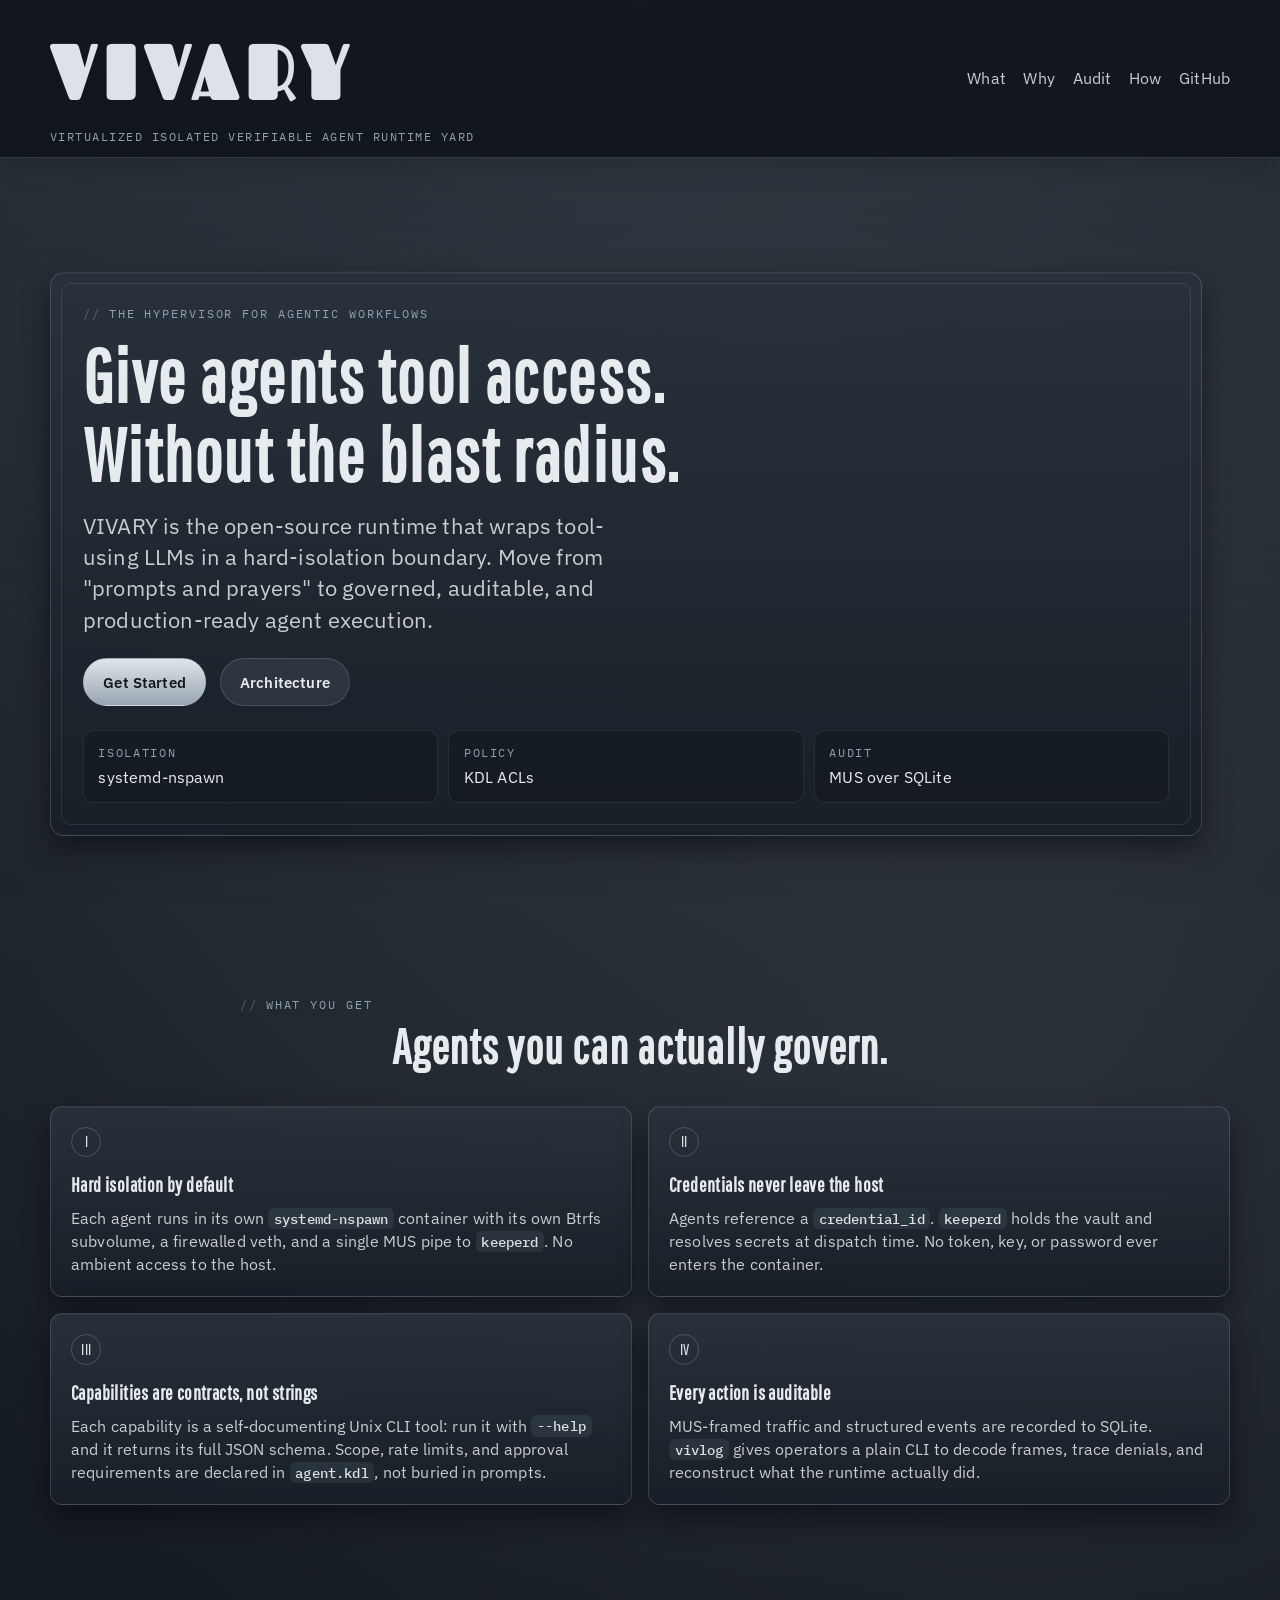
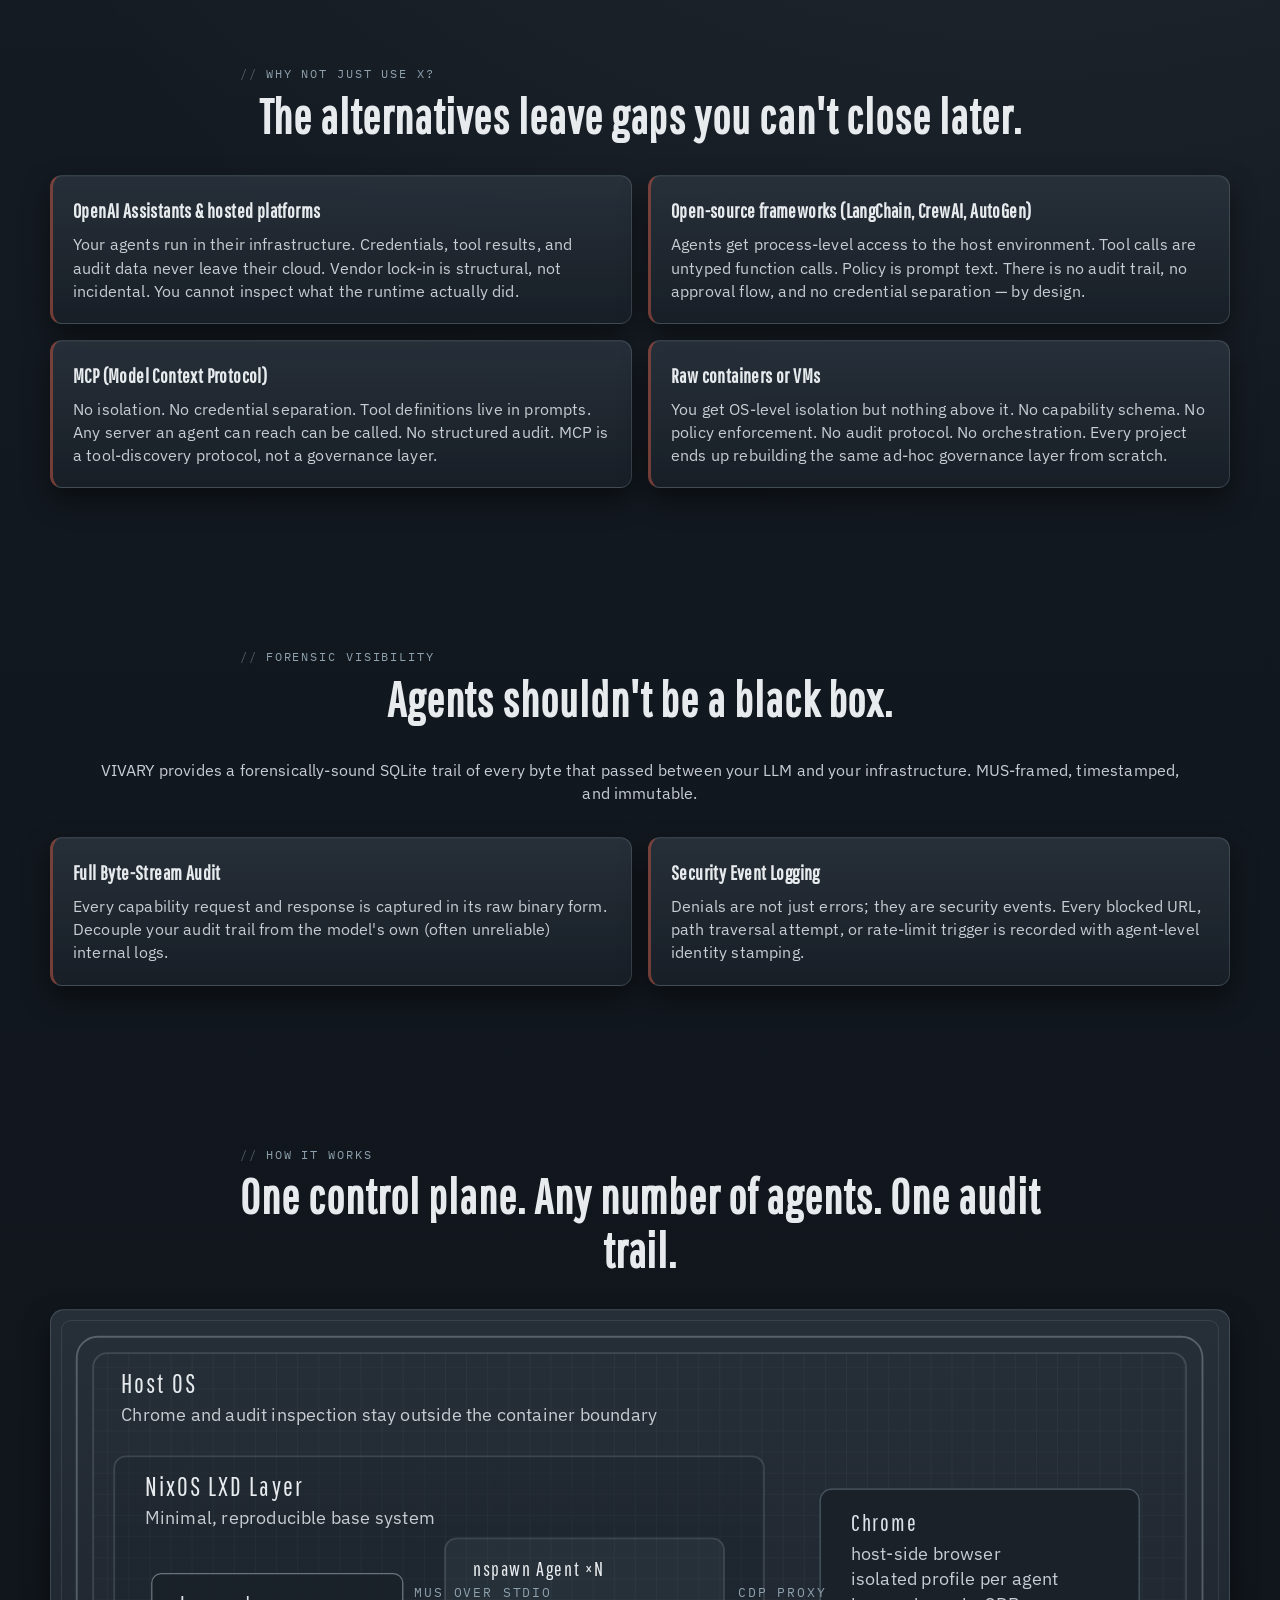
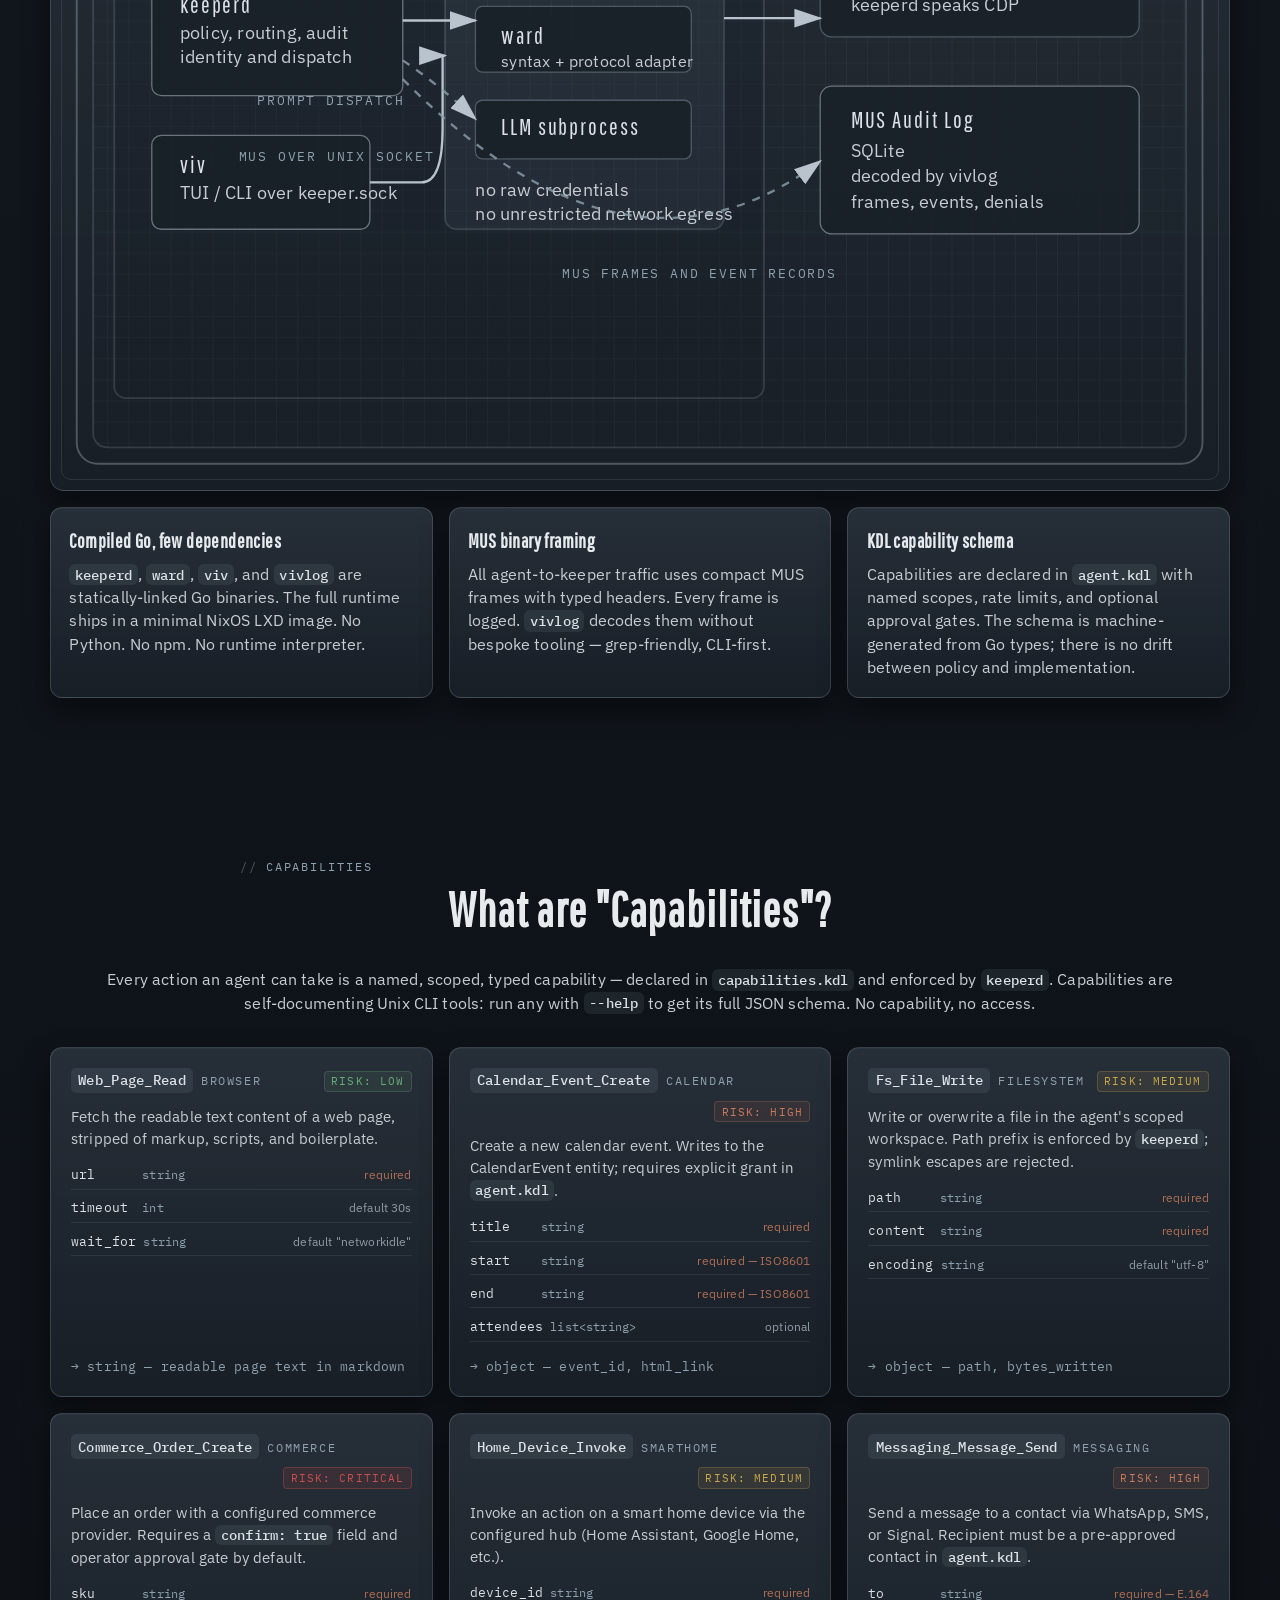
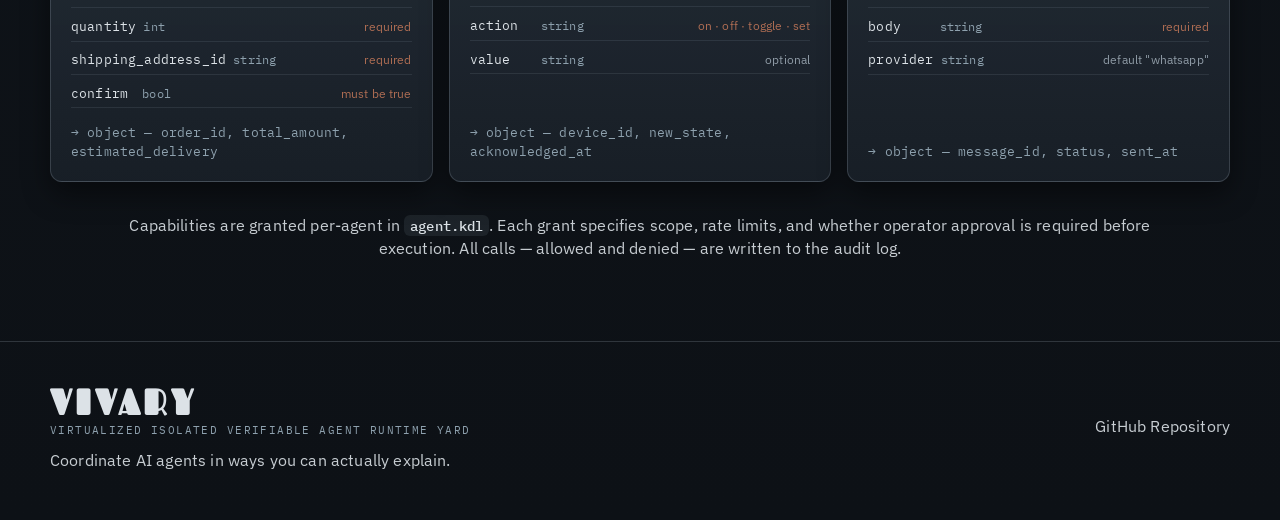
<file: index.html>
<!DOCTYPE html>
<html lang="en">
<head>
    <meta charset="UTF-8">
    <meta name="viewport" content="width=device-width, initial-scale=1.0">
    <title>VIVARY - Coordinate AI agents in ways you can actually explain.</title>
    <link rel="stylesheet" href="style.css">
    <link rel="preconnect" href="https://fonts.googleapis.com">
    <link rel="preconnect" href="https://fonts.gstatic.com" crossorigin>
    <link href="https://fonts.googleapis.com/css2?family=Fascinate&family=Pathway+Gothic+One&family=IBM+Plex+Sans:wght@400;500;600&family=IBM+Plex+Mono:wght@400;500&display=swap" rel="stylesheet">
</head>
<body>
    <div class="page-shell">
        <header class="site-header">
            <nav class="container nav-bar">
                <div class="masthead-mark">
                    <span class="mark-name">VIVARY</span>
                    <span class="mark-acronym">Virtualized Isolated Verifiable Agent Runtime Yard</span>
                </div>
                <ul class="nav-links">
                    <li><a href="#what">What</a></li>
                    <li><a href="#why">Why</a></li>
                    <li><a href="#compliance">Audit</a></li>
                    <li><a href="#how">How</a></li>
                    <li><a href="https://github.com/AgenticWrestling/vivary">GitHub</a></li>
                </ul>
            </nav>
        </header>

        <main>
            <section class="hero">
                <div class="container">
                    <div class="hero-copy">
                        <p class="eyebrow">The Hypervisor for Agentic Workflows</p>
                        <h1>Give agents tool access. Without the blast radius.</h1>
                        <p class="hero-lead">VIVARY is the open-source runtime that wraps tool-using LLMs in a hard-isolation boundary. Move from "prompts and prayers" to governed, auditable, and production-ready agent execution.</p>
                        <div class="hero-actions">
                            <a href="https://github.com/AgenticWrestling/vivary" class="btn btn-primary">Get Started</a>
                            <a href="#how" class="btn btn-secondary">Architecture</a>
                        </div>
                        <dl class="hero-facts">
                            <div>
                                <dt>Isolation</dt>
                                <dd>systemd-nspawn</dd>
                            </div>
                            <div>
                                <dt>Policy</dt>
                                <dd>KDL ACLs</dd>
                            </div>
                            <div>
                                <dt>Audit</dt>
                                <dd>MUS over SQLite</dd>
                            </div>
                        </dl>
                    </div>
                </div>
            </section>

            <section id="what" class="principles">
                <div class="container">
                    <div class="section-heading">
                        <p class="section-kicker">What you get</p>
                        <h2>Agents you can actually govern.</h2>
                    </div>
                    <div class="principles-grid">
                        <article class="principle-card">
                            <span class="card-index">I</span>
                            <h3>Hard isolation by default</h3>
                            <p>Each agent runs in its own <code>systemd-nspawn</code> container with its own Btrfs subvolume, a firewalled veth, and a single MUS pipe to <code>keeperd</code>. No ambient access to the host.</p>
                        </article>
                        <article class="principle-card">
                            <span class="card-index">II</span>
                            <h3>Credentials never leave the host</h3>
                            <p>Agents reference a <code>credential_id</code>. <code>keeperd</code> holds the vault and resolves secrets at dispatch time. No token, key, or password ever enters the container.</p>
                        </article>
                        <article class="principle-card">
                            <span class="card-index">III</span>
                            <h3>Capabilities are contracts, not strings</h3>
                            <p>Each capability is a self-documenting Unix CLI tool: run it with <code>--help</code> and it returns its full JSON schema. Scope, rate limits, and approval requirements are declared in <code>agent.kdl</code>, not buried in prompts.</p>
                        </article>
                        <article class="principle-card">
                            <span class="card-index">IV</span>
                            <h3>Every action is auditable</h3>
                            <p>MUS-framed traffic and structured events are recorded to SQLite. <code>vivlog</code> gives operators a plain CLI to decode frames, trace denials, and reconstruct what the runtime actually did.</p>
                        </article>
                    </div>
                </div>
            </section>

            <section id="why" class="why-section">
                <div class="container">
                    <div class="section-heading">
                        <p class="section-kicker">Why not just use X?</p>
                        <h2>The alternatives leave gaps you can't close later.</h2>
                    </div>
                    <div class="why-grid">
                        <article class="why-card">
                            <h3>OpenAI Assistants &amp; hosted platforms</h3>
                            <p>Your agents run in their infrastructure. Credentials, tool results, and audit data never leave their cloud. Vendor lock-in is structural, not incidental. You cannot inspect what the runtime actually did.</p>
                        </article>
                        <article class="why-card">
                            <h3>Open-source frameworks (LangChain, CrewAI, AutoGen)</h3>
                            <p>Agents get process-level access to the host environment. Tool calls are untyped function calls. Policy is prompt text. There is no audit trail, no approval flow, and no credential separation — by design.</p>
                        </article>
                        <article class="why-card">
                            <h3>MCP (Model Context Protocol)</h3>
                            <p>No isolation. No credential separation. Tool definitions live in prompts. Any server an agent can reach can be called. No structured audit. MCP is a tool-discovery protocol, not a governance layer.</p>
                        </article>
                        <article class="why-card">
                            <h3>Raw containers or VMs</h3>
                            <p>You get OS-level isolation but nothing above it. No capability schema. No policy enforcement. No audit protocol. No orchestration. Every project ends up rebuilding the same ad-hoc governance layer from scratch.</p>
                        </article>
                    </div>
                </div>
            </section>

            <section id="compliance" class="why-section">
                <div class="container">
                    <div class="section-heading">
                        <p class="section-kicker">Forensic Visibility</p>
                        <h2>Agents shouldn't be a black box.</h2>
                    </div>
                    <p class="cap-intro">VIVARY provides a forensically-sound SQLite trail of every byte that passed between your LLM and your infrastructure. MUS-framed, timestamped, and immutable.</p>
                    <div class="why-grid">
                        <article class="why-card">
                            <h3>Full Byte-Stream Audit</h3>
                            <p>Every capability request and response is captured in its raw binary form. Decouple your audit trail from the model's own (often unreliable) internal logs.</p>
                        </article>
                        <article class="why-card">
                            <h3>Security Event Logging</h3>
                            <p>Denials are not just errors; they are security events. Every blocked URL, path traversal attempt, or rate-limit trigger is recorded with agent-level identity stamping.</p>
                        </article>
                    </div>
                </div>
            </section>

            <section id="how" class="apparatus">
                <div class="container">
                    <div class="section-heading">
                        <p class="section-kicker">How it works</p>
                        <h2>One control plane. Any number of agents. One audit trail.</h2>
                    </div>

                    <div class="diagram-shell">
                        <svg viewBox="0 0 980 640" xmlns="http://www.w3.org/2000/svg" class="apparatus-diagram" aria-labelledby="arch-title arch-desc" role="img">
                            <title id="arch-title">VIVARY architecture diagram</title>
                            <desc id="arch-desc">A host OS containing a NixOS LXD layer with keeperd and multiple nspawn agent containers, plus host-side Chrome and MUS audit logs decoded by vivlog.</desc>

                            <defs>
                                <marker id="signal-head" markerWidth="12" markerHeight="8" refX="11" refY="4" orient="auto">
                                    <polygon points="0 0, 12 4, 0 8" fill="#b8c3cd" />
                                </marker>
                                <pattern id="paper-grid" width="18" height="18" patternUnits="userSpaceOnUse">
                                    <path d="M 18 0 L 0 0 0 18" fill="none" stroke="rgba(184,195,205,0.08)" stroke-width="1"/>
                                </pattern>
                            </defs>

                            <rect x="10" y="10" width="960" height="620" rx="18" class="diagram-boundary outer-shell"/>
                            <rect x="24" y="24" width="932" height="592" rx="12" class="diagram-boundary inner-shell"/>
                            <rect x="24" y="24" width="932" height="592" rx="12" fill="url(#paper-grid)"/>

                            <text x="48" y="58" class="diagram-title">Host OS</text>
                            <text x="48" y="82" class="diagram-caption">Chrome and audit inspection stay outside the container boundary</text>

                            <rect x="42" y="112" width="554" height="462" rx="10" class="diagram-boundary container-zone"/>
                            <text x="68" y="146" class="diagram-title">NixOS LXD Layer</text>
                            <text x="68" y="170" class="diagram-caption">Minimal, reproducible base system</text>

                            <rect x="74" y="212" width="214" height="104" rx="8" class="diagram-box keeper-box"/>
                            <text x="98" y="246" class="diagram-box-title">keeperd</text>
                            <text x="98" y="268" class="diagram-box-text">policy, routing, audit</text>
                            <text x="98" y="288" class="diagram-box-text">identity and dispatch</text>

                            <rect x="74" y="350" width="186" height="80" rx="8" class="diagram-box ctl-box"/>
                            <text x="98" y="382" class="diagram-box-title">viv</text>
                            <text x="98" y="404" class="diagram-box-text">TUI / CLI over keeper.sock</text>

                            <rect x="324" y="182" width="238" height="248" rx="10" class="diagram-boundary ward-zone"/>
                            <text x="348" y="214" class="diagram-title small">nspawn Agent ×N</text>

                            <rect x="350" y="240" width="184" height="56" rx="6" class="diagram-box ward-box"/>
                            <text x="372" y="272" class="diagram-box-title">ward</text>
                            <text x="372" y="292" class="diagram-box-text tight">syntax + protocol adapter</text>

                            <rect x="350" y="320" width="184" height="50" rx="6" class="diagram-box llm-box"/>
                            <text x="372" y="350" class="diagram-box-title">LLM subprocess</text>

                            <text x="350" y="402" class="diagram-caption">no raw credentials</text>
                            <text x="350" y="422" class="diagram-caption">no unrestricted network egress</text>

                            <rect x="644" y="140" width="272" height="126" rx="10" class="diagram-box chrome-box"/>
                            <text x="670" y="176" class="diagram-box-title">Chrome</text>
                            <text x="670" y="200" class="diagram-box-text">host-side browser</text>
                            <text x="670" y="222" class="diagram-box-text">isolated profile per agent</text>
                            <text x="670" y="244" class="diagram-box-text">keeperd speaks CDP</text>

                            <rect x="644" y="308" width="272" height="126" rx="10" class="diagram-box audit-box"/>
                            <text x="670" y="344" class="diagram-box-title">MUS Audit Log</text>
                            <text x="670" y="368" class="diagram-box-text">SQLite</text>
                            <text x="670" y="390" class="diagram-box-text">decoded by vivlog</text>
                            <text x="670" y="412" class="diagram-box-text">frames, events, denials</text>

                            <path d="M260 390 H304 Q322 390 322 344 V282 H324" class="signal-line" marker-end="url(#signal-head)"/>
                            <text x="148" y="372" class="signal-label">MUS over Unix socket</text>

                            <path d="M288 252 H350" class="signal-line" marker-end="url(#signal-head)"/>
                            <text x="298" y="232" class="signal-label">MUS over stdio</text>

                            <path d="M562 250 H644" class="signal-line" marker-end="url(#signal-head)"/>
                            <text x="574" y="232" class="signal-label">CDP proxy</text>

                            <path d="M288 286 Q318 306 350 336" class="signal-line soft" marker-end="url(#signal-head)"/>
                            <text x="164" y="324" class="signal-label">prompt dispatch</text>

                            <path d="M288 302 Q480 496 644 372" class="signal-line soft" marker-end="url(#signal-head)"/>
                            <text x="424" y="472" class="signal-label">MUS frames and event records</text>
                        </svg>
                    </div>

                    <div class="apparatus-notes">
                        <article>
                            <h3>Compiled Go, few dependencies</h3>
                            <p><code>keeperd</code>, <code>ward</code>, <code>viv</code>, and <code>vivlog</code> are statically-linked Go binaries. The full runtime ships in a minimal NixOS LXD image. No Python. No npm. No runtime interpreter.</p>
                        </article>
                        <article>
                            <h3>MUS binary framing</h3>
                            <p>All agent-to-keeper traffic uses compact MUS frames with typed headers. Every frame is logged. <code>vivlog</code> decodes them without bespoke tooling — grep-friendly, CLI-first.</p>
                        </article>
                        <article>
                            <h3>KDL capability schema</h3>
                            <p>Capabilities are declared in <code>agent.kdl</code> with named scopes, rate limits, and optional approval gates. The schema is machine-generated from Go types; there is no drift between policy and implementation.</p>
                        </article>
                    </div>
                </div>
            </section>
        </main>

            <section id="capabilities" class="capabilities-section">
                <div class="container">
                    <div class="section-heading">
                        <p class="section-kicker">Capabilities</p>
                        <h2>What are "Capabilities"?</h2>
                    </div>
                    <p class="cap-intro">Every action an agent can take is a named, scoped, typed capability — declared in <code>capabilities.kdl</code> and enforced by <code>keeperd</code>. Capabilities are self-documenting Unix CLI tools: run any with <code>--help</code> to get its full JSON schema. No capability, no access.</p>
                    <div class="cap-grid">

                        <article class="cap-card">
                            <div class="cap-head">
                                <code class="cap-name">Web_Page_Read</code>
                                <span class="cap-category">Browser</span>
                                <span class="cap-risk cap-risk--low">risk: low</span>
                            </div>
                            <p class="cap-desc">Fetch the readable text content of a web page, stripped of markup, scripts, and boilerplate.</p>
                            <ul class="cap-fields">
                                <li><span class="field-name">url</span><span class="field-type">string</span><span class="field-req">required</span></li>
                                <li><span class="field-name">timeout</span><span class="field-type">int</span><span class="field-opt">default 30s</span></li>
                                <li><span class="field-name">wait_for</span><span class="field-type">string</span><span class="field-opt">default "networkidle"</span></li>
                            </ul>
                            <div class="cap-returns">→ string — readable page text in markdown</div>
                        </article>

                        <article class="cap-card">
                            <div class="cap-head">
                                <code class="cap-name">Calendar_Event_Create</code>
                                <span class="cap-category">Calendar</span>
                                <span class="cap-risk cap-risk--high">risk: high</span>
                            </div>
                            <p class="cap-desc">Create a new calendar event. Writes to the CalendarEvent entity; requires explicit grant in <code>agent.kdl</code>.</p>
                            <ul class="cap-fields">
                                <li><span class="field-name">title</span><span class="field-type">string</span><span class="field-req">required</span></li>
                                <li><span class="field-name">start</span><span class="field-type">string</span><span class="field-req">required — ISO8601</span></li>
                                <li><span class="field-name">end</span><span class="field-type">string</span><span class="field-req">required — ISO8601</span></li>
                                <li><span class="field-name">attendees</span><span class="field-type">list&lt;string&gt;</span><span class="field-opt">optional</span></li>
                            </ul>
                            <div class="cap-returns">→ object — event_id, html_link</div>
                        </article>

                        <article class="cap-card">
                            <div class="cap-head">
                                <code class="cap-name">Fs_File_Write</code>
                                <span class="cap-category">Filesystem</span>
                                <span class="cap-risk cap-risk--medium">risk: medium</span>
                            </div>
                            <p class="cap-desc">Write or overwrite a file in the agent's scoped workspace. Path prefix is enforced by <code>keeperd</code>; symlink escapes are rejected.</p>
                            <ul class="cap-fields">
                                <li><span class="field-name">path</span><span class="field-type">string</span><span class="field-req">required</span></li>
                                <li><span class="field-name">content</span><span class="field-type">string</span><span class="field-req">required</span></li>
                                <li><span class="field-name">encoding</span><span class="field-type">string</span><span class="field-opt">default "utf-8"</span></li>
                            </ul>
                            <div class="cap-returns">→ object — path, bytes_written</div>
                        </article>

                        <article class="cap-card">
                            <div class="cap-head">
                                <code class="cap-name">Commerce_Order_Create</code>
                                <span class="cap-category">Commerce</span>
                                <span class="cap-risk cap-risk--critical">risk: critical</span>
                            </div>
                            <p class="cap-desc">Place an order with a configured commerce provider. Requires a <code>confirm: true</code> field and operator approval gate by default.</p>
                            <ul class="cap-fields">
                                <li><span class="field-name">sku</span><span class="field-type">string</span><span class="field-req">required</span></li>
                                <li><span class="field-name">quantity</span><span class="field-type">int</span><span class="field-req">required</span></li>
                                <li><span class="field-name">shipping_address_id</span><span class="field-type">string</span><span class="field-req">required</span></li>
                                <li><span class="field-name">confirm</span><span class="field-type">bool</span><span class="field-req">must be true</span></li>
                            </ul>
                            <div class="cap-returns">→ object — order_id, total_amount, estimated_delivery</div>
                        </article>

                        <article class="cap-card">
                            <div class="cap-head">
                                <code class="cap-name">Home_Device_Invoke</code>
                                <span class="cap-category">SmartHome</span>
                                <span class="cap-risk cap-risk--medium">risk: medium</span>
                            </div>
                            <p class="cap-desc">Invoke an action on a smart home device via the configured hub (Home Assistant, Google Home, etc.).</p>
                            <ul class="cap-fields">
                                <li><span class="field-name">device_id</span><span class="field-type">string</span><span class="field-req">required</span></li>
                                <li><span class="field-name">action</span><span class="field-type">string</span><span class="field-req">on · off · toggle · set</span></li>
                                <li><span class="field-name">value</span><span class="field-type">string</span><span class="field-opt">optional</span></li>
                            </ul>
                            <div class="cap-returns">→ object — device_id, new_state, acknowledged_at</div>
                        </article>

                        <article class="cap-card">
                            <div class="cap-head">
                                <code class="cap-name">Messaging_Message_Send</code>
                                <span class="cap-category">Messaging</span>
                                <span class="cap-risk cap-risk--high">risk: high</span>
                            </div>
                            <p class="cap-desc">Send a message to a contact via WhatsApp, SMS, or Signal. Recipient must be a pre-approved contact in <code>agent.kdl</code>.</p>
                            <ul class="cap-fields">
                                <li><span class="field-name">to</span><span class="field-type">string</span><span class="field-req">required — E.164</span></li>
                                <li><span class="field-name">body</span><span class="field-type">string</span><span class="field-req">required</span></li>
                                <li><span class="field-name">provider</span><span class="field-type">string</span><span class="field-opt">default "whatsapp"</span></li>
                            </ul>
                            <div class="cap-returns">→ object — message_id, status, sent_at</div>
                        </article>

                    </div>
                    <p class="cap-note">Capabilities are granted per-agent in <code>agent.kdl</code>. Each grant specifies scope, rate limits, and whether operator approval is required before execution. All calls — allowed and denied — are written to the audit log.</p>
                </div>
            </section>

        <footer class="site-footer">
            <div class="container footer-content">
                <div>
                    <div class="footer-logo">
                        <span class="footer-mark">VIVARY</span>
                        <span class="footer-acronym">Virtualized Isolated Verifiable Agent Runtime Yard</span>
                    </div>
                    <p class="footer-tagline">Coordinate AI agents in ways you can actually explain.</p>
                </div>
                <div>
                    <a href="https://github.com/AgenticWrestling/vivary">GitHub Repository</a>
                </div>
            </div>
        </footer>
    </div>
    <script>
        (function () {
            var root = document.documentElement;
            var raf = false;

            function update() {
                var y = window.scrollY;
                // Logo: 5rem → 1.9rem over first 160px of scroll
                var t = Math.min(1, y / 160);
                var logoSize = (5 - (5 - 1.9) * t).toFixed(3);
                // Acronym fades out faster — gone by 80px
                var ta = Math.min(1, y / 80);
                var acronymOpacity = (1 - ta).toFixed(3);

                root.style.setProperty('--logo-size', logoSize + 'rem');
                root.style.setProperty('--acronym-opacity', acronymOpacity);
                raf = false;
            }

            window.addEventListener('scroll', function () {
                if (!raf) {
                    raf = true;
                    requestAnimationFrame(update);
                }
            }, { passive: true });
        })();
    </script>
</body>
</html>
</file>
<file: style.css>
:root {
    --bg-ink: #0f1318;
    --bg-deep: #1a2129;
    --bg-panel: rgba(35, 43, 53, 0.9);
    --bg-panel-strong: rgba(25, 32, 40, 0.96);
    --text-main: #e7ebee;
    --text-soft: #c7cdd2;
    --steel: #8f9ba6;
    --steel-bright: #dce2e7;
    --signal: #8ea1ae;
    --warning: #9b4b3f;
    --line: rgba(167, 181, 194, 0.22);
    --line-soft: rgba(167, 181, 194, 0.12);
    --shadow: rgba(0, 0, 0, 0.45);
    --font-display: 'Pathway Gothic One', sans-serif;
    --font-logo: 'Fascinate', serif;
    --font-body: 'IBM Plex Sans', sans-serif;
    --font-mono: 'IBM Plex Mono', monospace;
}

* {
    box-sizing: border-box;
    margin: 0;
    padding: 0;
}

html {
    scroll-behavior: smooth;
}

body {
    min-height: 100vh;
    color: var(--text-main);
    font-family: var(--font-body);
    line-height: 1.45;
    background:
        radial-gradient(circle at top, rgba(142, 161, 174, 0.14), transparent 30%),
        radial-gradient(circle at 80% 20%, rgba(220, 226, 231, 0.07), transparent 25%),
        linear-gradient(180deg, #1d242c 0%, #12181f 40%, #0d1116 100%);
    letter-spacing: 0.01em;
}

body::before {
    content: "";
    position: fixed;
    inset: 0;
    pointer-events: none;
    background:
        linear-gradient(rgba(255, 255, 255, 0.015), rgba(0, 0, 0, 0.03)),
        repeating-linear-gradient(0deg, transparent 0 5px, rgba(255, 255, 255, 0.01) 5px 6px);
    opacity: 0.65;
}

.page-shell {
    position: relative;
}

.container {
    width: min(1180px, calc(100% - 2.25rem));
    margin: 0 auto;
}

.site-header {
    position: fixed;
    top: 0;
    left: 0;
    right: 0;
    z-index: 10;
    backdrop-filter: blur(8px);
    background: rgba(14, 18, 24, 0.84);
    border-bottom: 1px solid var(--line);
    box-shadow: 0 8px 24px rgba(0, 0, 0, 0.16);
}

.nav-bar {
    display: flex;
    justify-content: space-between;
    align-items: center;
    gap: 1.5rem;
    min-height: 72px;
    padding: 0.75rem 0;
}

main {
    padding-top: 180px;
}

.masthead-mark {
    display: flex;
    flex-direction: column;
    gap: 0.08rem;
}

.mark-kicker,
.section-kicker,
.eyebrow,
.signal-label,
.readout-label {
    font-family: var(--font-mono);
    font-size: 0.74rem;
    text-transform: uppercase;
    letter-spacing: 0.16em;
    color: var(--signal);
    display: flex;
    align-items: center;
    gap: 0.5rem;
}

.section-kicker::before,
.eyebrow::before {
    content: "//";
    opacity: 0.5;
}

.mark-name,
.plate-logo {
    font-family: var(--font-logo);
    color: var(--steel-bright);
}

h1,
h2,
h3,
.diagram-title,
.diagram-box-title {
    font-family: var(--font-display);
    letter-spacing: 0.02em;
}

.mark-name {
    font-size: var(--logo-size, 5rem);
    letter-spacing: 0.06em;
}

.mark-acronym {
    font-family: var(--font-mono);
    font-size: 0.72rem;
    text-transform: uppercase;
    letter-spacing: 0.13em;
    color: var(--signal);
    opacity: var(--acronym-opacity, 1);
    white-space: nowrap;
    overflow: hidden;
    line-height: 1.4;
}

.mark-kicker {
    max-width: 24ch;
}

.nav-links {
    list-style: none;
    display: flex;
    gap: 1.1rem;
    align-items: center;
}

.nav-links a,
.site-footer a {
    color: var(--text-soft);
    text-decoration: none;
    font-size: 1rem;
}

.nav-links a:hover,
.site-footer a:hover {
    color: var(--steel-bright);
}

.hero,
.principles,
.apparatus,
.instruments {
    position: relative;
    padding: 5rem 0;
}

.hero {
    padding-top: 5.75rem;
}

.hero-grid {
    display: grid;
    grid-template-columns: minmax(0, 1.2fr) minmax(300px, 0.9fr);
    gap: 1.5rem;
    align-items: stretch;
}

.hero > .container > .hero-copy {
    max-width: 72rem;
}

.hero-copy,
.hero-plate,
.principle-card,
.diagram-shell,
.apparatus-notes article,
.instrument-panel {
    position: relative;
    background: linear-gradient(180deg, rgba(41, 50, 60, 0.9), rgba(24, 31, 39, 0.98));
    border: 1px solid var(--line);
    box-shadow: 0 12px 28px var(--shadow), inset 0 1px 0 rgba(255, 255, 255, 0.03);
}

.hero-copy,
.hero-plate,
.instrument-panel,
.diagram-shell {
    border-radius: 14px;
}

.hero-copy {
    padding: 2rem;
}

.hero-copy::before,
.hero-plate::before,
.diagram-shell::before,
.instrument-panel::before {
    content: "";
    position: absolute;
    inset: 10px;
    border: 1px solid rgba(167, 181, 194, 0.14);
    border-radius: 10px;
    pointer-events: none;
}

.eyebrow {
    margin-bottom: 0.85rem;
}

h1 {
    font-size: clamp(2.6rem, 7vw, 4.6rem);
    line-height: 1.08;
    margin-bottom: 1rem;
    color: var(--text-main);
    max-width: 20ch;
}

.hero-lead {
    font-size: clamp(1.1rem, 2vw, 1.35rem);
    color: var(--text-soft);
    max-width: 34rem;
    margin-bottom: 1.4rem;
}

.hero-actions {
    display: flex;
    gap: 0.85rem;
    flex-wrap: wrap;
    margin-bottom: 1.5rem;
}

.btn {
    display: inline-flex;
    align-items: center;
    gap: 0.55rem;
    padding: 0.75rem 1.2rem;
    border-radius: 999px;
    border: 1px solid var(--line);
    text-decoration: none;
    font-weight: 600;
    font-size: 0.95rem;
    transition: transform 180ms ease, border-color 180ms ease, background-color 180ms ease;
}

.btn:hover {
    transform: translateY(-2px);
}

.btn-primary {
    background: linear-gradient(180deg, #dfe5ea, #98a5b1);
    color: #151a20;
}

.btn-secondary {
    background: rgba(142, 161, 174, 0.14);
    color: var(--text-main);
}

.btn-secondary:hover {
    border-color: rgba(142, 161, 174, 0.55);
}

.hero-facts {
    display: grid;
    grid-template-columns: repeat(3, minmax(0, 1fr));
    gap: 0.65rem;
}

.hero-facts div {
    padding: 0.8rem 0.9rem;
    border-radius: 10px;
    background: rgba(0, 0, 0, 0.16);
    border: 1px solid var(--line-soft);
}

.hero-facts dt {
    font-family: var(--font-mono);
    font-size: 0.74rem;
    color: var(--signal);
    text-transform: uppercase;
    letter-spacing: 0.14em;
    margin-bottom: 0.3rem;
}

.hero-facts dd {
    font-size: 0.98rem;
}

.hero-plate {
    display: flex;
    align-items: center;
    justify-content: center;
    padding: 1rem;
    background:
        radial-gradient(circle at top, rgba(184, 195, 205, 0.08), transparent 40%),
        linear-gradient(180deg, rgba(38, 46, 55, 0.98), rgba(23, 29, 36, 0.98));
}

.plate-frame {
    width: 100%;
    padding: 1.35rem;
    border-radius: 12px;
    border: 1px solid rgba(167, 181, 194, 0.22);
    background: linear-gradient(180deg, rgba(31, 38, 47, 0.96), rgba(20, 25, 31, 0.98));
}

.plate-header,
.plate-readout {
    display: grid;
    gap: 0.6rem;
}

.plate-header {
    grid-template-columns: repeat(2, minmax(0, 1fr));
    font-family: var(--font-mono);
    font-size: 0.74rem;
    color: var(--signal);
    text-transform: uppercase;
    letter-spacing: 0.16em;
}

.plate-header span:last-child {
    text-align: right;
}

.plate-logo {
    margin: 1.35rem 0 0.55rem;
    font-size: clamp(2.6rem, 8vw, 5rem);
    text-align: center;
    letter-spacing: 0.06em;
}

.plate-subtitle {
    text-align: center;
    font-size: 1.05rem;
    color: var(--text-soft);
}

.plate-rule {
    height: 1px;
    margin: 1.1rem 0;
    background: linear-gradient(90deg, transparent, rgba(167, 181, 194, 0.7), transparent);
}

.plate-readout {
    grid-template-columns: 1fr;
}

.plate-readout div {
    display: flex;
    justify-content: space-between;
    gap: 1rem;
    padding: 0.7rem 0;
    border-bottom: 1px solid var(--line-soft);
}

.readout-value {
    font-family: var(--font-mono);
    color: var(--steel-bright);
    font-size: 0.84rem;
}

.section-heading {
    max-width: 50rem;
    margin: 0 auto 2rem;
    text-align: center;
}

.section-heading .section-kicker {
    margin-bottom: 0.45rem;
}

h2 {
    font-size: clamp(1.9rem, 4vw, 3rem);
    line-height: 1.12;
    color: var(--text-main);
}

.principles-grid,
.apparatus-notes,
.instruments-grid {
    display: grid;
    gap: 1rem;
}

.principles-grid {
    grid-template-columns: repeat(2, minmax(0, 1fr));
}

.principle-card {
    border-radius: 12px;
    padding: 1.25rem;
}

.card-index {
    display: inline-flex;
    align-items: center;
    justify-content: center;
    width: 1.9rem;
    height: 1.9rem;
    margin-bottom: 0.8rem;
    border-radius: 50%;
    border: 1px solid rgba(167, 181, 194, 0.28);
    color: var(--steel-bright);
    font-family: var(--font-display);
}

h3 {
    font-size: 1.25rem;
    margin-bottom: 0.5rem;
    color: var(--text-main);
}

.principle-card p,
.apparatus-notes p,
.instrument-panel li,
.site-footer p {
    font-size: 1rem;
    color: var(--text-soft);
}

code {
    padding: 0.08rem 0.35rem;
    border-radius: 6px;
    background: rgba(142, 161, 174, 0.12);
    color: var(--steel-bright);
    font-family: var(--font-mono);
    font-weight: 500;
    font-size: 0.9em;
}

.diagram-shell {
    padding: 0.9rem;
    overflow: hidden;
}

.apparatus-diagram {
    width: 100%;
    height: auto;
    display: block;
    border-radius: 8px;
}

.diagram-boundary {
    fill: none;
    stroke-width: 1.6;
}

.outer-shell {
    stroke: rgba(184, 195, 205, 0.34);
}

.inner-shell,
.container-zone,
.ward-zone {
    stroke: rgba(184, 195, 205, 0.18);
}

.container-zone {
    fill: rgba(24, 32, 41, 0.24);
}

.ward-zone {
    fill: rgba(142, 161, 174, 0.08);
}

.diagram-title {
    fill: var(--text-main);
    font-family: var(--font-display);
    font-size: 22px;
    letter-spacing: 0.08em;
}

.diagram-title.small {
    font-size: 17px;
}

.diagram-caption,
.diagram-box-text {
    fill: var(--text-soft);
    font-family: var(--font-body);
    font-size: 15px;
}

.diagram-box {
    fill: rgba(26, 33, 41, 0.92);
    stroke-width: 1.1;
}

.keeper-box,
.ctl-box,
.audit-box {
    stroke: rgba(184, 195, 205, 0.5);
}

.ward-box,
.chrome-box,
.llm-box {
    stroke: rgba(142, 161, 174, 0.42);
}

.diagram-box-title {
    fill: var(--steel-bright);
    font-family: var(--font-display);
    font-size: 20px;
    letter-spacing: 0.08em;
}

.diagram-box-text.tight {
    font-size: 14px;
}

.signal-line {
    fill: none;
    stroke: #b8c3cd;
    stroke-width: 2;
}

.signal-line.soft {
    stroke: rgba(142, 161, 174, 0.8);
    stroke-dasharray: 7 7;
}

.signal-label {
    fill: var(--signal);
    font-family: var(--font-mono);
    font-size: 11px;
    letter-spacing: 0.14em;
    text-transform: uppercase;
}

.apparatus-notes {
    margin-top: 1rem;
    grid-template-columns: repeat(3, minmax(0, 1fr));
}

.apparatus-notes article,
.instrument-panel {
    border-radius: 12px;
    padding: 1.15rem;
}

.instruments-grid {
    grid-template-columns: repeat(2, minmax(0, 1fr));
}

.instrument-panel.dark {
    background: linear-gradient(180deg, rgba(22, 28, 35, 0.98), rgba(16, 21, 27, 0.98));
}

.instrument-list {
    list-style: none;
    display: grid;
    gap: 0.75rem;
    margin-top: 1rem;
}

.instrument-list li {
    display: flex;
    align-items: baseline;
    gap: 0.7rem;
    padding-bottom: 0.7rem;
    border-bottom: 1px solid var(--line-soft);
}

.instrument-list span {
    min-width: 1.8rem;
    font-family: var(--font-mono);
    color: var(--steel-bright);
    font-size: 0.8rem;
}

.instrument-list.muted span {
    color: var(--warning);
}

.site-footer {
    padding: 2.5rem 0 3rem;
    border-top: 1px solid var(--line);
}

.footer-content {
    display: flex;
    justify-content: space-between;
    align-items: center;
    gap: 1rem;
}

.footer-logo {
    display: flex;
    flex-direction: column;
    gap: 0.2rem;
    margin-bottom: 0.6rem;
}

.footer-mark {
    font-family: var(--font-logo);
    font-size: 2.4rem;
    color: var(--steel-bright);
    letter-spacing: 0.06em;
    line-height: 1;
}

.footer-acronym {
    font-family: var(--font-mono);
    font-size: 0.68rem;
    text-transform: uppercase;
    letter-spacing: 0.13em;
    color: var(--signal);
}

.footer-tagline {
    font-size: 1rem;
    color: var(--text-soft);
}

@media (max-width: 980px) {
    .hero-grid,
    .principles-grid,
    .apparatus-notes,
    .instruments-grid,
    .hero-facts {
        grid-template-columns: 1fr;
    }

    .nav-bar,
    .footer-content {
        flex-direction: column;
        align-items: flex-start;
    }

    .nav-links {
        flex-wrap: wrap;
    }

    .diagram-shell {
        padding: 0.7rem;
    }

    .why-grid {
        grid-template-columns: 1fr;
    }
}

@media (max-width: 680px) {
    .hero,
    .principles,
    .apparatus,
    .instruments {
        padding: 4rem 0;
    }

    .container {
        width: min(100% - 1.3rem, 1180px);
    }

    .hero-copy,
    .hero-plate,
    .principle-card,
    .apparatus-notes article,
    .instrument-panel {
        padding: 1rem;
    }

    .btn {
        width: 100%;
        justify-content: center;
    }

    .plate-header,
    .plate-readout div {
        grid-template-columns: 1fr;
    }

    .plate-header span:last-child {
        text-align: left;
    }

    .nav-links {
        gap: 0.7rem;
    }

    .nav-links a {
        font-size: 0.95rem;
    }

    .hero-facts {
        grid-template-columns: 1fr;
    }

    .why-section {
        padding: 4rem 0;
    }
}

.why-section {
    position: relative;
    padding: 5rem 0;
}

.why-grid {
    display: grid;
    grid-template-columns: repeat(2, minmax(0, 1fr));
    gap: 1rem;
}

.why-card {
    position: relative;
    background: linear-gradient(180deg, rgba(41, 50, 60, 0.9), rgba(24, 31, 39, 0.98));
    border: 1px solid var(--line);
    border-left: 3px solid rgba(155, 75, 63, 0.7);
    box-shadow: 0 12px 28px var(--shadow), inset 0 1px 0 rgba(255, 255, 255, 0.03);
    border-radius: 12px;
    padding: 1.25rem;
}

.why-card h3 {
    color: var(--text-main);
    margin-bottom: 0.5rem;
}

.why-card p {
    font-size: 1rem;
    color: var(--text-soft);
}

/* ── Capabilities section ─────────────────────────────────────────────────── */

.capabilities-section {
    position: relative;
    padding: 5rem 0;
}

.cap-intro,
.cap-note {
    max-width: 68rem;
    margin: 0 auto 2rem;
    text-align: center;
    font-size: 1rem;
    color: var(--text-soft);
}

.cap-note {
    margin-top: 2rem;
    margin-bottom: 0;
}

.cap-grid {
    display: grid;
    grid-template-columns: repeat(3, minmax(0, 1fr));
    gap: 1rem;
}

.cap-card {
    position: relative;
    background: linear-gradient(180deg, rgba(41, 50, 60, 0.9), rgba(24, 31, 39, 0.98));
    border: 1px solid var(--line);
    border-radius: 12px;
    padding: 1.25rem;
    box-shadow: 0 12px 28px var(--shadow), inset 0 1px 0 rgba(255, 255, 255, 0.03);
    display: flex;
    flex-direction: column;
    gap: 0.75rem;
}

.cap-head {
    display: flex;
    align-items: baseline;
    flex-wrap: wrap;
    gap: 0.5rem;
}

.cap-name {
    font-family: var(--font-mono);
    font-size: 0.88rem;
    color: var(--steel-bright);
    background: rgba(142, 161, 174, 0.12);
    padding: 0.15rem 0.45rem;
    border-radius: 5px;
    letter-spacing: 0.02em;
}

.cap-category {
    font-family: var(--font-mono);
    font-size: 0.72rem;
    text-transform: uppercase;
    letter-spacing: 0.14em;
    color: var(--signal);
}

.cap-risk {
    font-family: var(--font-mono);
    font-size: 0.7rem;
    text-transform: uppercase;
    letter-spacing: 0.1em;
    padding: 0.1rem 0.4rem;
    border-radius: 4px;
    margin-left: auto;
}

.cap-risk--low      { color: #6aab79; background: rgba(106, 171, 121, 0.1); border: 1px solid rgba(106, 171, 121, 0.25); }
.cap-risk--medium   { color: #c9a84c; background: rgba(201, 168, 76, 0.1);  border: 1px solid rgba(201, 168, 76, 0.25); }
.cap-risk--high     { color: #c97a5a; background: rgba(201, 122, 90, 0.1);  border: 1px solid rgba(201, 122, 90, 0.25); }
.cap-risk--critical { color: #c94f4f; background: rgba(201, 79, 79, 0.12);  border: 1px solid rgba(201, 79, 79, 0.35); }

.cap-desc {
    font-size: 0.95rem;
    color: var(--text-soft);
}

.cap-fields {
    list-style: none;
    display: flex;
    flex-direction: column;
    gap: 0.3rem;
    flex: 1;
}

.cap-fields li {
    display: flex;
    align-items: baseline;
    gap: 0.45rem;
    font-size: 0.84rem;
    padding: 0.25rem 0;
    border-bottom: 1px solid var(--line-soft);
}

.field-name {
    font-family: var(--font-mono);
    color: var(--steel-bright);
    min-width: 8ch;
}

.field-type {
    font-family: var(--font-mono);
    font-size: 0.78rem;
    color: var(--signal);
}

.field-req {
    font-size: 0.76rem;
    color: rgba(201, 122, 90, 0.85);
    margin-left: auto;
}

.field-opt {
    font-size: 0.76rem;
    color: var(--steel);
    margin-left: auto;
}

.cap-returns {
    font-family: var(--font-mono);
    font-size: 0.8rem;
    color: var(--signal);
    padding-top: 0.25rem;
}

.cap-returns span {
    color: var(--steel-bright);
}

@media (max-width: 980px) {
    .cap-grid {
        grid-template-columns: 1fr;
    }

    .capabilities-section {
        padding: 4rem 0;
    }
}
</file>
